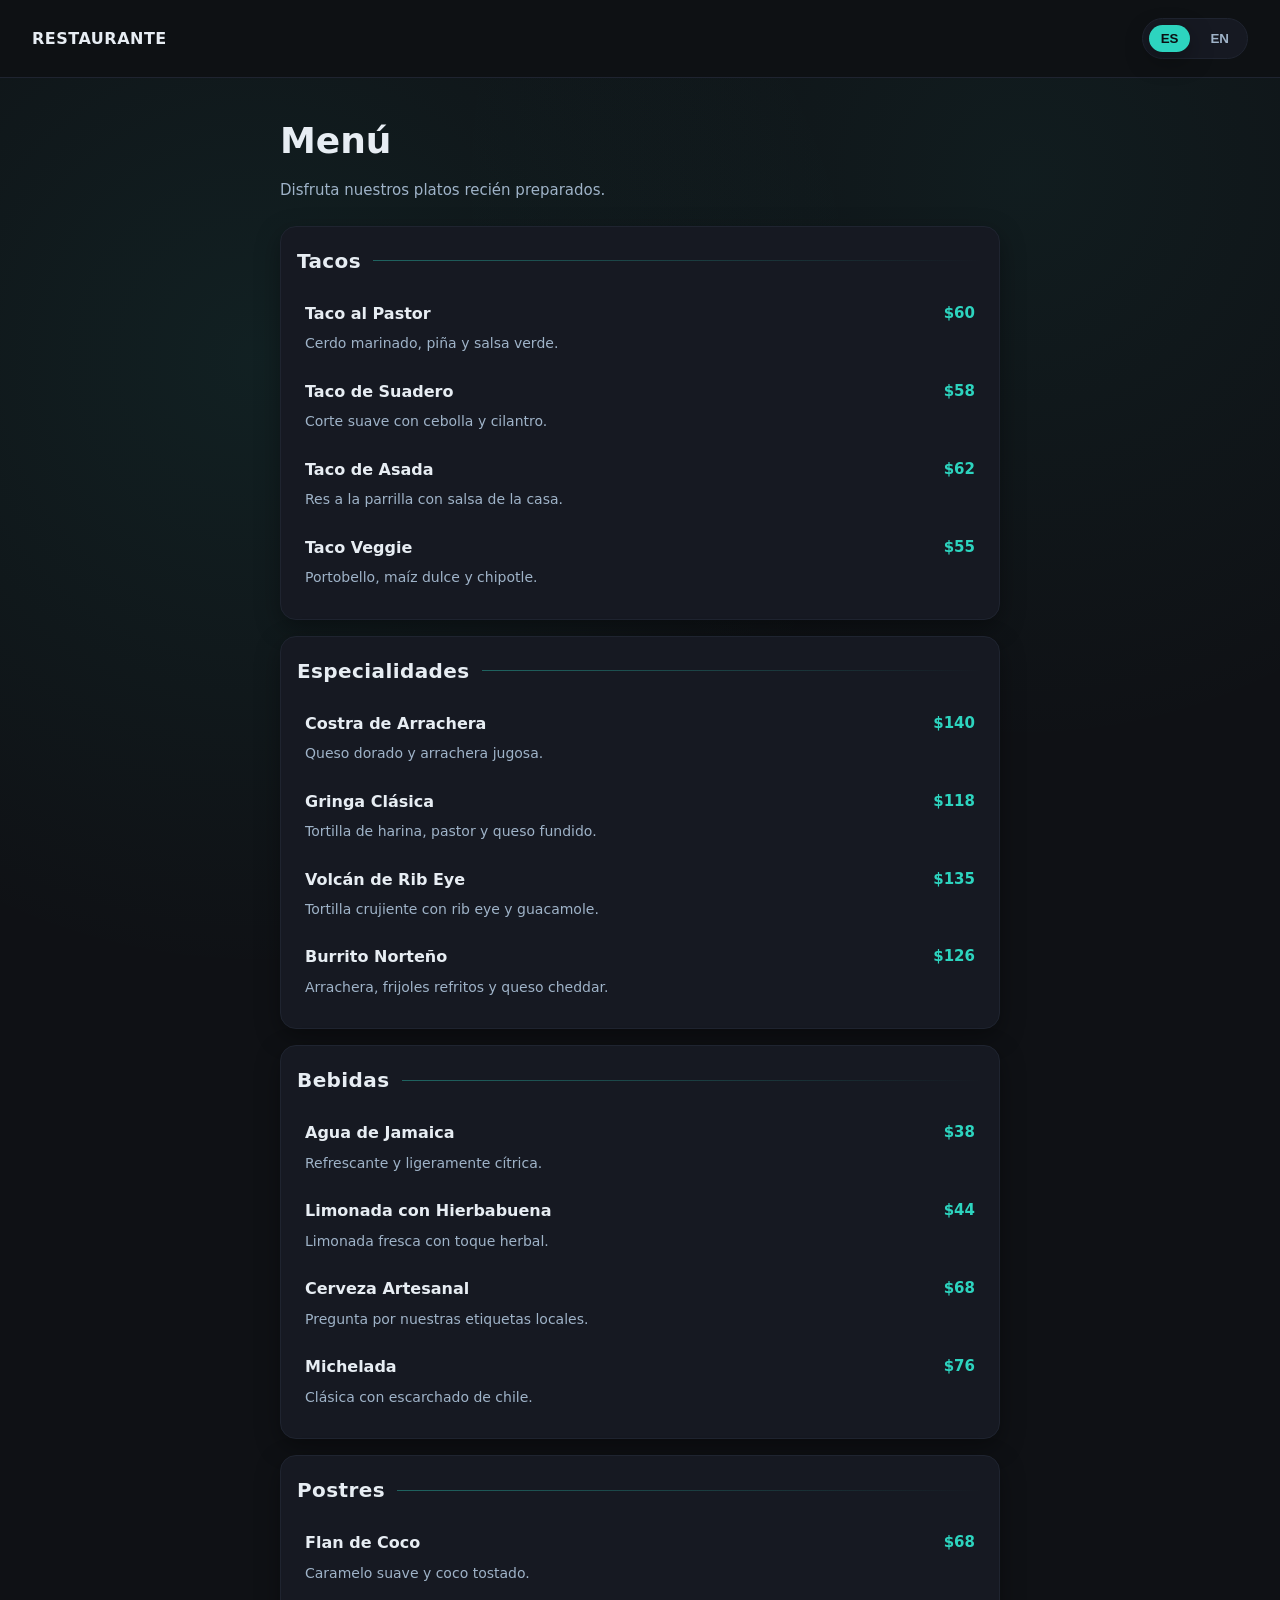
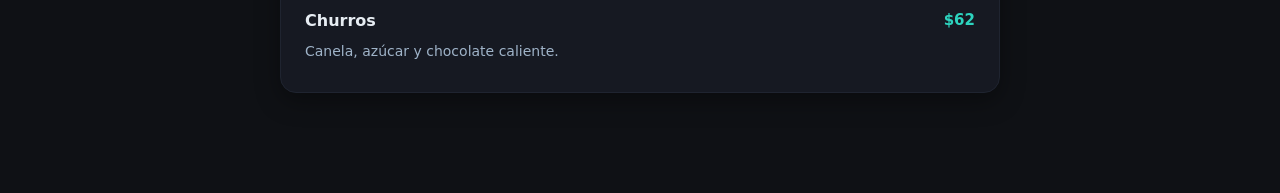
<file: index.html>
<!DOCTYPE html>
<html lang="es">
<head>
  <meta charset="UTF-8" />
  <meta name="viewport" content="width=device-width, initial-scale=1.0" />
  <title>Restaurante | Menú</title>
  <link rel="stylesheet" href="./src/styles/style.css" />
</head>
<body>
  <header class="topbar">
    <div class="brand">Restaurante</div>
    <div class="language-toggle" aria-label="Selector de idioma">
      <button class="lang-btn active" data-lang="es" type="button">ES</button>
      <button class="lang-btn" data-lang="en" type="button">EN</button>
    </div>
  </header>

  <main class="menu" id="top">
    <section class="intro">
      <h1 id="page-title">Menú</h1>
      <p id="page-subtitle">Disfruta nuestros platos recién preparados.</p>
    </section>
    <div id="menu-sections" class="menu-sections" aria-live="polite"></div>
  </main>

  <button class="back-to-top" type="button" id="back-to-top" aria-label="Volver arriba">▲</button>

  <script type="module" src="./src/js/main.js"></script>
</body>
</html>
</file>
<file: src/styles/style.css>
:root {
  --bg: #0f1115;
  --card: #161922;
  --text: #e7edf3;
  --muted: #9fb3c8;
  --accent: #2dd4bf;
  --border: #1f2430;
  --shadow: 0 8px 24px rgba(0, 0, 0, 0.35);
  --font-main: "Inter", "SF Pro Display", "Segoe UI", system-ui, -apple-system, sans-serif;
}

* {
  box-sizing: border-box;
  margin: 0;
  padding: 0;
}

body {
  background: radial-gradient(circle at 20% 20%, rgba(45, 212, 191, 0.08), transparent 35%),
    radial-gradient(circle at 80% 10%, rgba(45, 212, 191, 0.06), transparent 30%),
    var(--bg);
  color: var(--text);
  font-family: var(--font-main);
  line-height: 1.6;
  min-height: 100vh;
  padding: 88px 18px 80px;
}

.topbar {
  position: fixed;
  top: 0;
  left: 0;
  right: 0;
  display: flex;
  align-items: center;
  justify-content: space-between;
  padding: 16px 18px;
  background: rgba(15, 17, 21, 0.9);
  backdrop-filter: blur(10px);
  border-bottom: 1px solid var(--border);
  z-index: 10;
}

.brand {
  font-weight: 700;
  letter-spacing: 0.5px;
  text-transform: uppercase;
}

.language-toggle {
  display: inline-flex;
  gap: 8px;
  background: var(--card);
  padding: 6px;
  border-radius: 999px;
  border: 1px solid var(--border);
}

.lang-btn {
  background: transparent;
  border: none;
  color: var(--muted);
  padding: 6px 12px;
  border-radius: 999px;
  font-weight: 600;
  cursor: pointer;
  transition: all 0.2s ease;
}

.lang-btn:hover,
.lang-btn:focus-visible {
  color: var(--text);
}

.lang-btn.active {
  background: var(--accent);
  color: #0b0f12;
  box-shadow: var(--shadow);
}

.menu {
  max-width: 720px;
  margin: 0 auto;
}

.intro {
  margin: 16px 0 24px;
}

.intro h1 {
  font-size: clamp(28px, 5vw, 36px);
  margin-bottom: 8px;
}

.intro p {
  color: var(--muted);
  font-size: 15px;
}

.menu-section {
  background: var(--card);
  border: 1px solid var(--border);
  border-radius: 16px;
  padding: 18px 16px;
  box-shadow: var(--shadow);
}

.menu-section + .menu-section {
  margin-top: 16px;
}

.section-header {
  display: flex;
  align-items: center;
  justify-content: space-between;
  gap: 12px;
  margin-bottom: 12px;
}

.section-title {
  font-size: 20px;
  letter-spacing: 0.4px;
}

.section-divider {
  flex: 1;
  height: 1px;
  background: linear-gradient(90deg, rgba(45, 212, 191, 0.4), rgba(45, 212, 191, 0));
}

.menu-item {
  display: grid;
  grid-template-columns: 1fr auto;
  gap: 6px 12px;
  padding: 12px 8px;
  border-radius: 12px;
  transition: background 0.2s ease, transform 0.2s ease;
}

.menu-item:hover {
  background: rgba(45, 212, 191, 0.04);
  transform: translateY(-2px);
}

.item-name {
  font-weight: 700;
  font-size: 16px;
}

.item-description {
  color: var(--muted);
  font-size: 14px;
}

.item-price {
  font-weight: 700;
  color: var(--accent);
  font-size: 15px;
}

.back-to-top {
  position: fixed;
  bottom: 20px;
  right: 18px;
  width: 46px;
  height: 46px;
  border-radius: 50%;
  border: none;
  background: var(--accent);
  color: #0b0f12;
  font-size: 18px;
  font-weight: 700;
  cursor: pointer;
  box-shadow: var(--shadow);
  transition: transform 0.2s ease, opacity 0.2s ease;
  opacity: 0;
  visibility: hidden;
  z-index: 12;
}

.back-to-top.visible {
  opacity: 1;
  visibility: visible;
  transform: translateY(0);
}

@media (min-width: 768px) {
  body {
    padding: 96px 32px 100px;
  }

  .topbar {
    padding: 18px 32px;
  }
}
</file>
